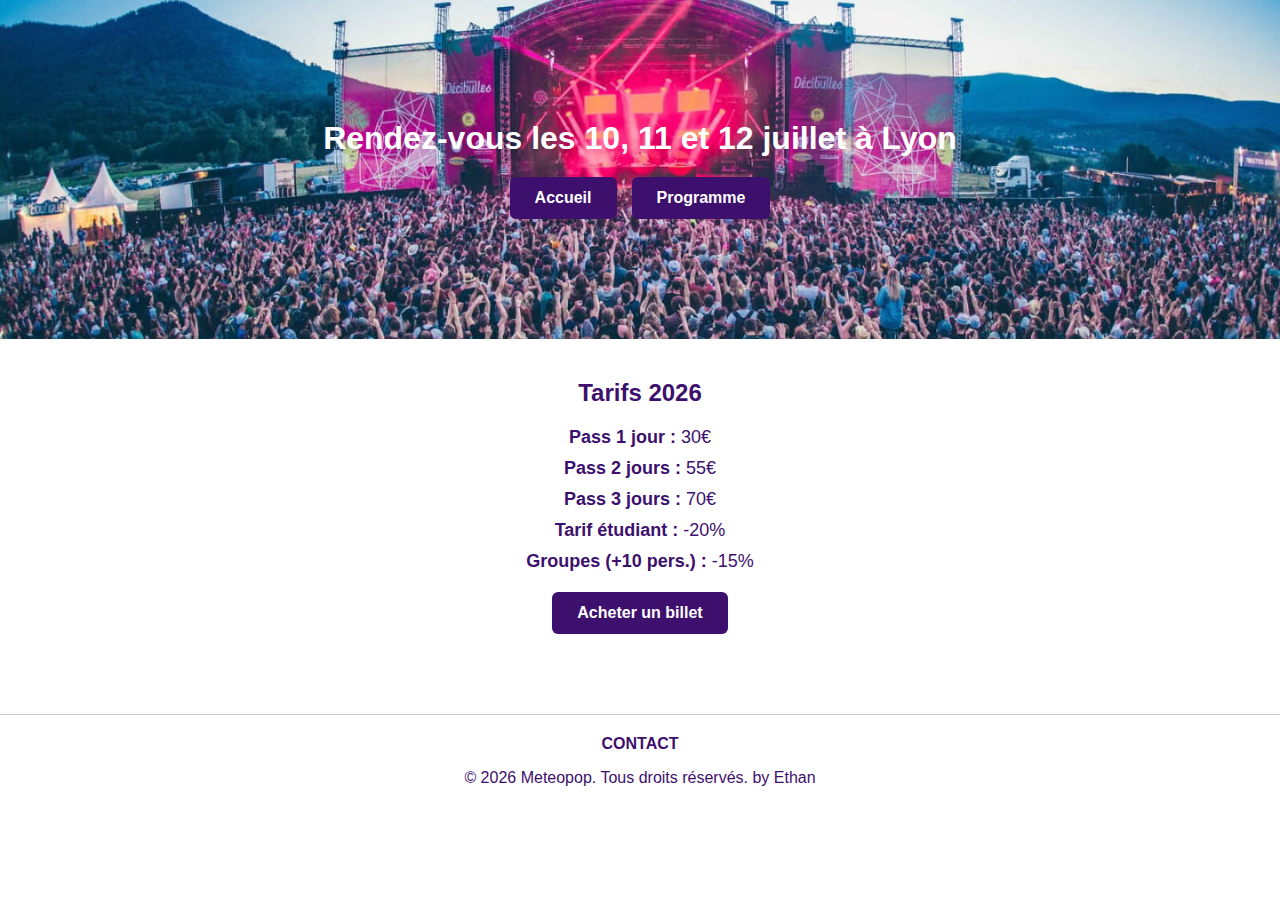
<file: billetterie.html>
<!DOCTYPE html>
<html lang="fr">
  <head>
    <meta charset="UTF-8">
    <title>Billetterie – Meteopop</title>
    <link rel="stylesheet" href="css/styles.css">
  </head>

  <body>
    <header class="hero">
      <div class="hero-content">
        <h1>Rendez-vous les 10, 11 et 12 juillet à Lyon</h1>
        <div class="hero-buttons">
            <a href="index.html" class="btn">Accueil</a>
          <a href="programmation.html" class="btn">Programme</a>
        </div>
      </div>
    </header>

    <section class="billetterie">
      <h2>Tarifs 2026</h2>
      <ul class="tickets">
        <li><strong>Pass 1 jour :</strong> 30€</li>
        <li><strong>Pass 2 jours :</strong> 55€</li>
        <li><strong>Pass 3 jours :</strong> 70€</li>
        <li><strong>Tarif étudiant :</strong> -20%</li>
        <li><strong>Groupes (+10 pers.) :</strong> -15%</li>
      </ul>
      <a href="#" class="btn">Acheter un billet</a>
    </section>

    <footer>
      <a href="contact.html">CONTACT</a>
      <p>© 2026 Meteopop. Tous droits réservés. by Ethan</p>
    </footer>
  </body>
</html>
</file>
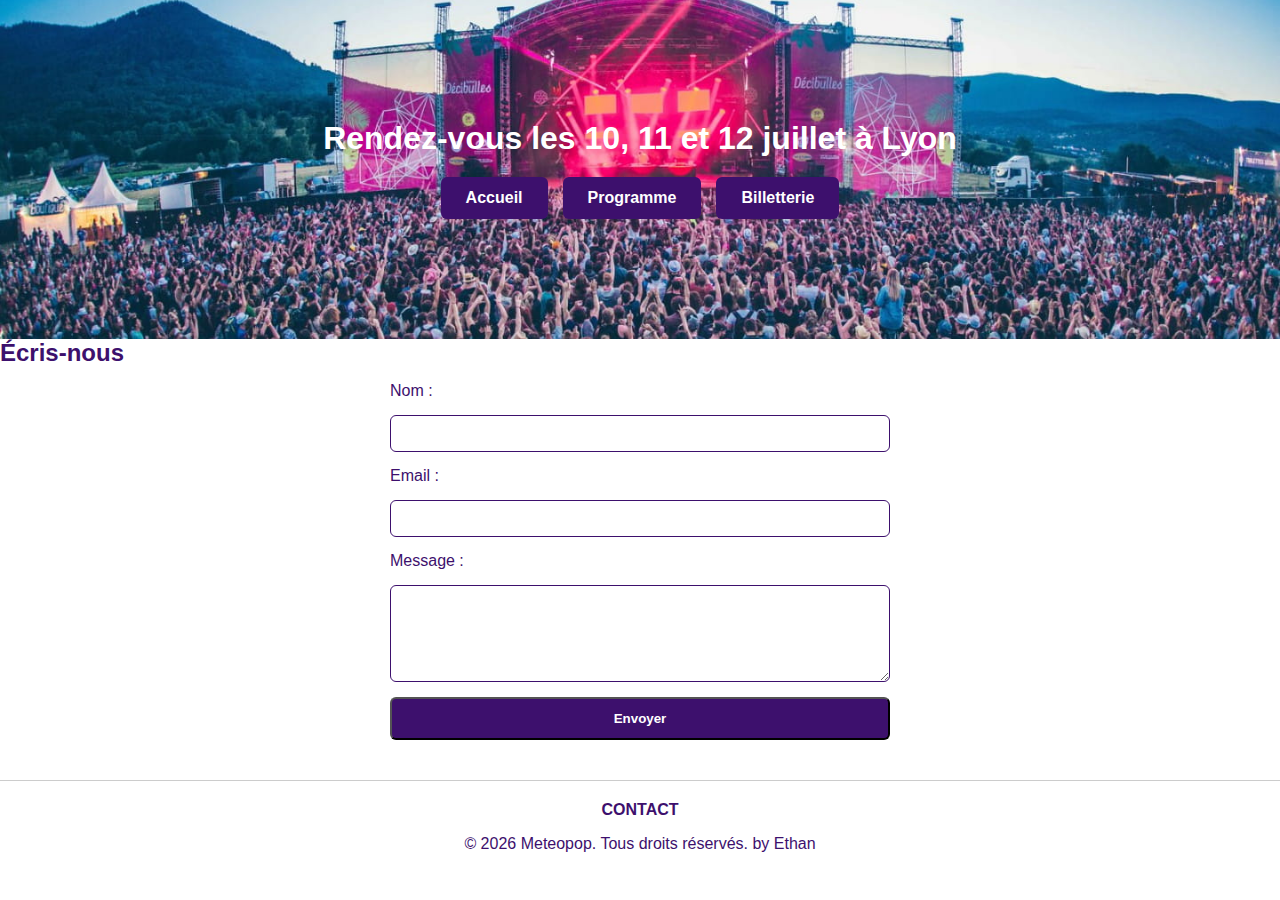
<file: contact.html>
<!DOCTYPE html>
<html lang="fr">
  <head>
    <meta charset="UTF-8">
    <title>Contact – Meteopop</title>
    <link rel="stylesheet" href="css/styles.css">
  </head>

  <body>
    <header class="hero">
      <div class="hero-content">
        <h1>Rendez-vous les 10, 11 et 12 juillet à Lyon</h1>
        <div class="hero-buttons">
        <a href="index.html" class="btn">Accueil</a>
          <a href="programmation.html" class="btn">Programme</a>
          <a href="billetterie.html" class="btn">Billetterie</a>
        </div>
      </div>
    </header>

    <section class="contact">
      <h2>Écris-nous</h2>
      <form class="contact-form">
        <label>Nom :</label>
        <input type="text" required>

        <label>Email :</label>
        <input type="email" required>

        <label>Message :</label>
        <textarea rows="5" required></textarea>

        <button class="btn" type="submit">Envoyer</button>
      </form>
    </section>

    <footer>
      <a href="contact.html">CONTACT</a>
      <p>© 2026 Meteopop. Tous droits réservés. by Ethan</p>
    </footer>
  </body>
</html>
</file>
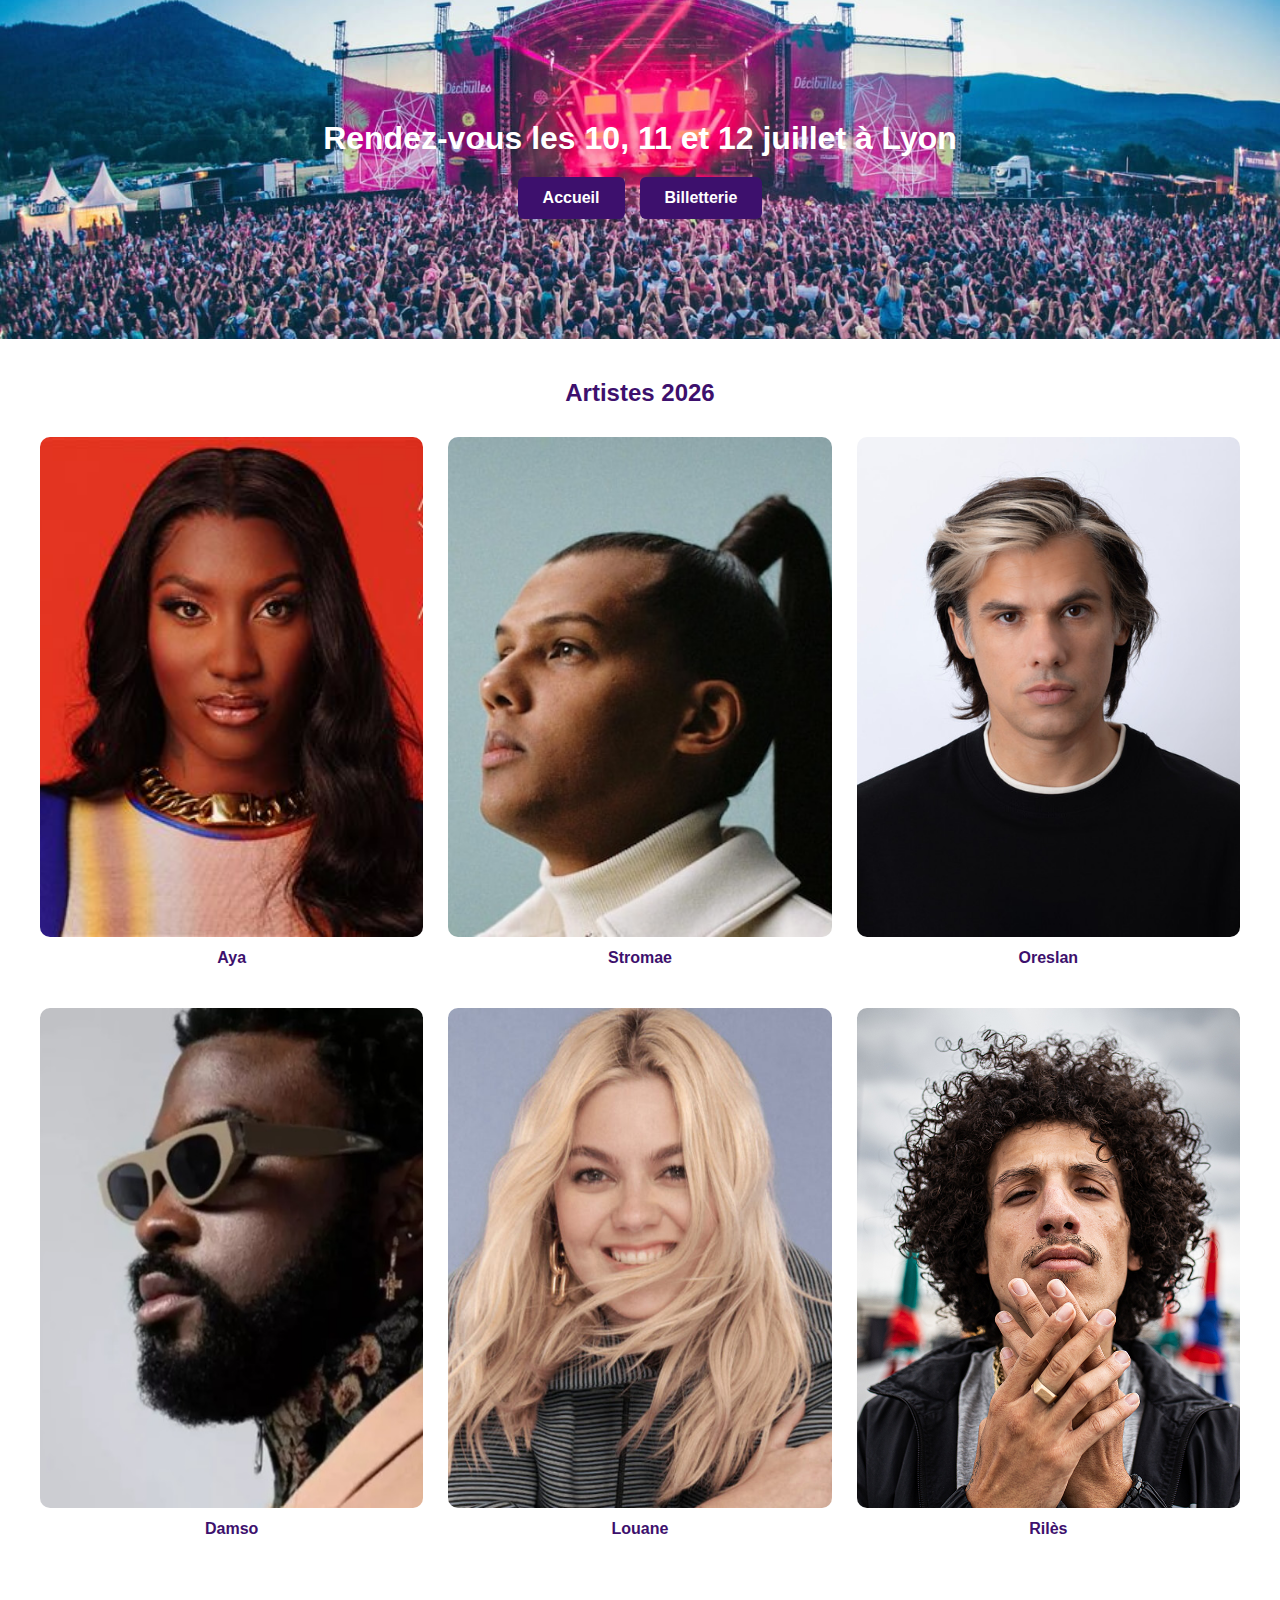
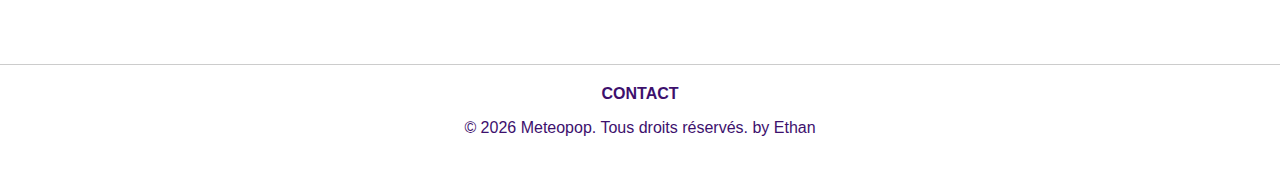
<file: programmation.html>
<!DOCTYPE html>
<html lang="fr">
  <head>
    <meta charset="UTF-8">
    <title>Programmation – Meteopop</title>
    <link rel="stylesheet" href="css/styles.css">
  </head>

  <body>
    <header class="hero">
      <div class="hero-content">
        <h1>Rendez-vous les 10, 11 et 12 juillet à Lyon</h1>
        <div class="hero-buttons">
            <a href="index.html" class="btn">Accueil</a>
          <a href="billetterie.html" class="btn">Billetterie</a>
        </div>
      </div>
    </header>

    <section class="programmation">
      <h2>Artistes 2026</h2>

      <div class="artists-grid">
        <div class="artist"><img src="assets/img/artists/aya.jpg"><p>Aya</p></div>
        <div class="artist"><img src="assets/img/artists/stromae.jpg"><p>Stromae</p></div>
        <div class="artist"><img src="assets/img/artists/orelsan.jpeg"><p>Oreslan</p></div>
        <div class="artist"><img src="assets/img/artists/damso.jpg"><p>Damso</p></div>
        <div class="artist"><img src="assets/img/artists/louane.jpg"><p>Louane</p></div>
        <div class="artist"><img src="assets/img/artists/riles.jpg"><p>Rilès</p></div>
      </div>
    </section>

    <footer>
      <a href="contact.html">CONTACT</a>
      <p>© 2026 Meteopop. Tous droits réservés. by Ethan</p>
    </footer>
  </body>
</html>
</file>
<file: css/styles.css>
body {
  margin: 0;
  font-family: Arial, sans-serif;
  color: #3d106d;
  background-color: #ffffff;
}

h1, h2, h3 {
  margin: 0 0 15px;
}

.navbar {
  display: flex;
  justify-content: space-between;
  align-items: center;
  padding: 15px 25px;
  background-color: #3d106d;
}

.navbar .logo {
  height: 45px;
}

.navbar ul {
  display: flex;
  gap: 20px;
  list-style: none;
  margin: 0;
  padding: 0;
}

.navbar a {
  color: white;
  text-decoration: none;
  font-weight: bold;
}

#meteo {
  color: white;
  font-weight: bold;
  margin-right: 20px;
}

.btn-nav {
  background-color: #fd7301;
  padding: 10px 18px;
  border-radius: 6px;
  color: white;
  font-weight: bold;
}

.header-video {
  position: relative;
  height: 70vh;
  overflow: hidden;
}

.bg-video {
  position: absolute;
  top: 0;
  left: 0;
  width: 100%;
  height: 100%;
  object-fit: cover;
  filter: brightness(60%);
}

.header-content {
  position: relative;
  z-index: 2;
  text-align: center;
  top: 50%;
  transform: translateY(-50%);
  color: white;
}

.header-buttons {
  margin-top: 20px;
  display: flex;
  justify-content: center;
  gap: 15px;
}

.btn {
  display: inline-block;
  padding: 12px 25px;
  background-color: #3d106d;
  color: white;
  text-decoration: none;
  border-radius: 6px;
  font-weight: bold;
}

.btn.secondary {
  background-color: transparent;
  border: 2px solid #3d106d;
  color: #3d106d;
}

.hero {
  background-image: url("../assets/img/fest.jpg");
  background-size: cover;
  background-position: center;
  padding: 120px 20px;
  text-align: center;
  color: white;
}

.hero-buttons {
  margin-top: 20px;
  display: flex;
  justify-content: center;
  gap: 15px;
}

.programmation {
  padding: 40px 20px;
  text-align: center;
}

.artists-grid {
  display: grid;
  grid-template-columns: repeat(3, 1fr);
  gap: 25px;
  margin: 30px 0;
  padding: 0 20px;
}

.artist img {
  width: 100%;
  height: 500px;
  object-fit: cover;
  border-radius: 10px;
  transition: transform 0.3s ease;
}

.artist img:hover {
  transform: scale(1.05);
  box-shadow: 0 8px 20px rgba(0,0,0,0.25);
}

.artist p {
  text-align: center;
  font-weight: bold;
  margin-top: 8px;
}

.infos {
  padding: 40px 20px;
  text-align: center;
  max-width: 800px;
  margin: auto;
}

.info-block {
  margin-bottom: 25px;
  text-align: center;
}

.small-hero {
  padding: 80px 20px;
  background-image: url("../assets/images/hero.jpg");
  background-size: cover;
  background-position: center;
  text-align: center;
  color: white;
}

.contact-form {
  display: flex;
  flex-direction: column;
  gap: 15px;
  max-width: 500px;
  margin: auto;
}

.contact-form input,
.contact-form textarea {
  padding: 10px;
  border: 1px solid #3d106d;
  border-radius: 6px;
}

.billetterie {
  text-align: center;
  max-width: 600px;
  margin: 0 auto;
  padding: 40px 20px;
}

.tickets {
  list-style: none;
  padding: 0;
  margin: 20px 0;
}

.tickets li {
  margin-bottom: 10px;
  font-size: 18px;
}

footer {
  text-align: center;
  padding: 20px;
  margin-top: 40px;
  border-top: 1px solid #ccc;
}

footer a {
  color: #3d106d;
  font-weight: bold;
  text-decoration: none;
}
</file>
